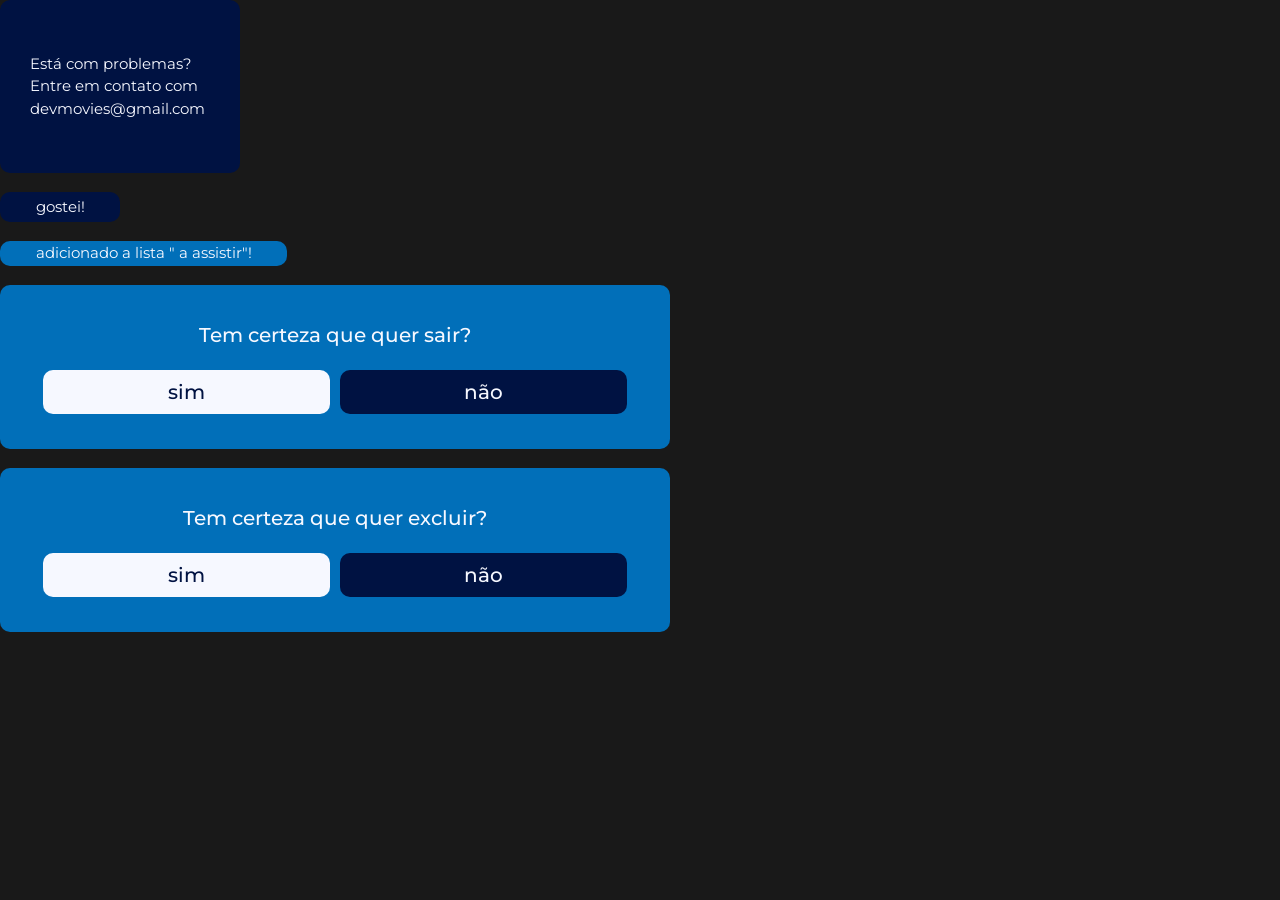
<file: Entrega 01/src/components/popups.html>
<!DOCTYPE html>
<html lang="en">
<head>
    <meta charset="UTF-8">
    <meta http-equiv="X-UA-Compatible" content="IE=edge">
    <meta name="viewport" content="width=device-width, initial-scale=1.0">
    <link rel="stylesheet" href="global.css">
    <link rel="stylesheet" href="popups.css">

    <link href="https://fonts.googleapis.com/css?family=Montserrat&display=swap" rel="stylesheet">
    <link href="https://fonts.googleapis.com/css?family=Inter&display=swap" rel="stylesheet">
    <link rel="stylesheet" href="https://fonts.googleapis.com/css?family=Montserrat:100,100i,200,200i,300,300i,400,400i,500,500i,600,600i,700,700i,800,800i,900,900i&display=swap">
    <title>Document</title>
</head>


<div class="pop ajuda">
    <h4>Está com problemas? Entre em contato com devmovies@gmail.com</h4>
</div>
<br/>
<div class="pop btn_categoria">
    <h5>gostei!</h5>
</div>
<br/>
<div class="pop feedback">
    <h5>adicionado a lista <span id="lista">" <span>a assistir</span>"</span>!</h5>
</div>
<br/>
<div class="pop pag sair">
    <h2>Tem certeza que quer sair?</h2>
    <div class="l2">
        <button class="btn_secundario">sim</button>
        <button class="btn_secundario">não</button>
    </div>
</div>
<br/>
<div class="pop pag excluir">
    <h2>Tem certeza que quer excluir?</h2>
    <div class="l2">
        <button class="btn_secundario">sim</button>
        <button class="btn_secundario">não</button>
    </div>
</div>
</file>
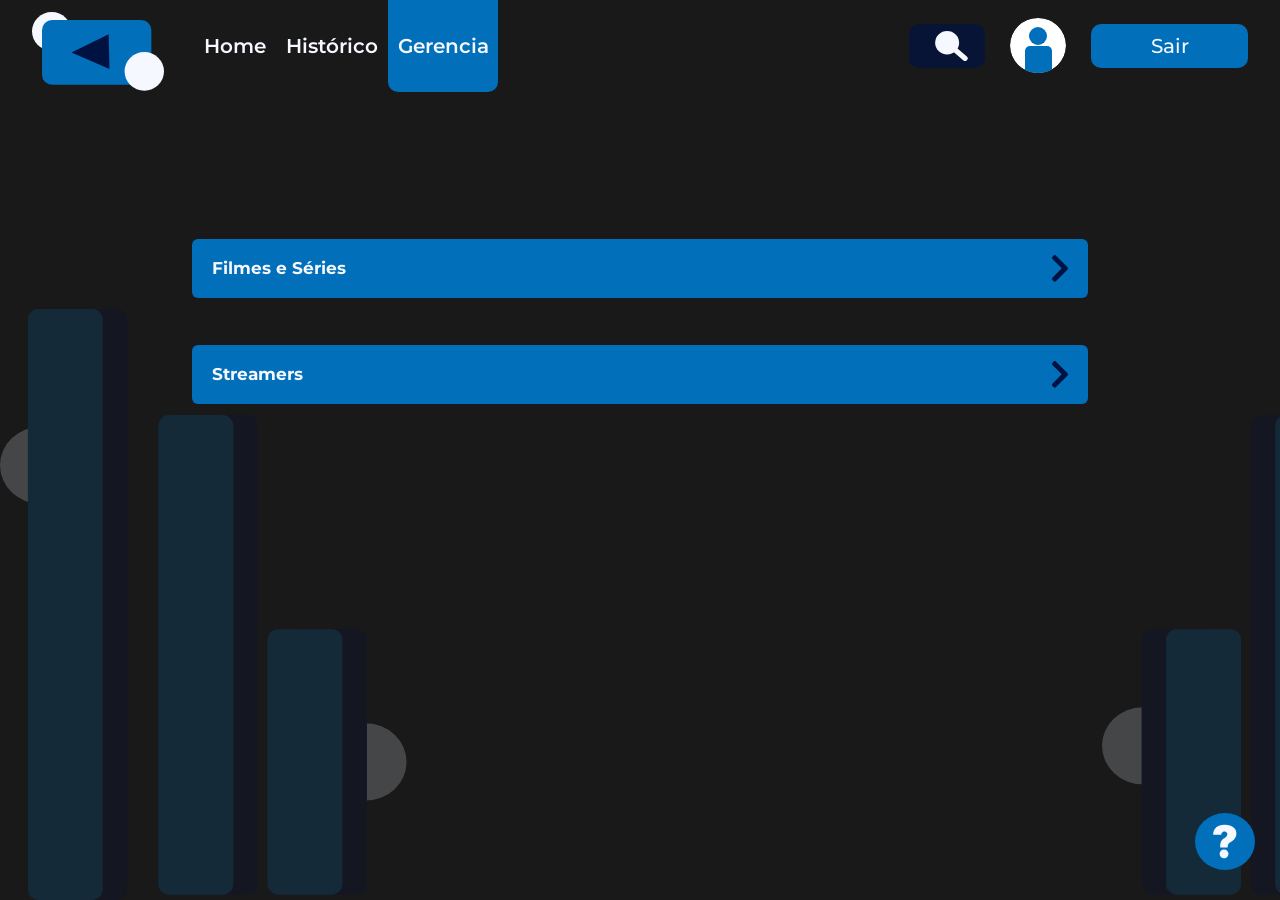
<file: Entrega 01/src/pages/gerencia2.html>
<!DOCTYPE html>
< lang="en">

  <head>
    <meta charset="UTF-8">
    <meta http-equiv="X-UA-Compatible" content="IE=edge">
    <meta name="viewport" content="width=device-width, initial-scale=1.0">

    <!-- css -->
    <link rel="stylesheet" href="../components/gerencia.css">
    <link rel="stylesheet" href="./styles/paginas.css">
    <link rel="stylesheet" href="../components/gerenciagg.css">
    <link rel="stylesheet" href="../components/historico.css">

    <!-- fonts -->
    <link href="https://fonts.googleapis.com/css?family=Montserrat&display=swap" rel="stylesheet">
    <link href="https://fonts.googleapis.com/css?family=Inter&display=swap" rel="stylesheet">
    <link rel="stylesheet"
      href="https://fonts.googleapis.com/css?family=Montserrat:100,100i,200,200i,300,300i,400,400i,500,500i,600,600i,700,700i,800,800i,900,900i&display=swap">

    <title>Gerencia</title>
  </head>

  <body id="padrao">
    <img id="background" src="../assets/fundo/barrasverticais.svg" alt="">

    <header class="hd2">
      <div class="l1">
        <img src="../assets/logo.svg" alt="DevMovies" class="logo">
        <nav>
          <li><a navopcoes href="./home.html">Home</a></li>
          <li><a navopcoes href="./historico.html">Histórico</a></li>
          <li><a navopcoes href="./gerencia.html">Gerencia</a></li>
        </nav>

      </div>

      <div class="l2">
        <form class="form_pesquisa">
          <label for="pesquisa">
            <img src="../assets/lupa.svg" alt="barra de pesquisa">
          </label>
          <input type="search" id="pesquisa" name="pesquisa" autocomplete="off">
        </form>


        <img src="../assets/perfil.svg" alt="perfil do usuário" class="perfil">

        <div class="menu">
          <img class="menu_icon" src="../assets/menu.svg" alt="menu">
        </div>
        <button class="btn_primario">Sair</button>
      </div>
      </div>

      <div id="menu_ham">
        <nav>
          <li><a href="#">Home</a></li>
          <li><a href="#">Histórico</a></li>
          <li style="display: none"><a href="#">Gerencia</a></li>
          <li><a href="#">Sair</a></li>
        </nav>
      </div>
    </header>

    <section class="campoGerencia">
      <div class="dropdown">

        <div id="campoFilme">
          <h5>Filmes e Séries</h5>
          <img class="seta" src="../assets/arrow.svg" alt="seta">
        </div>

        <form id="cadastro_midia" action="">

          <article class="c1">
            <div>
              <label for="nomemidia">nome</label>
              <input type="text" name="nomemidia" id="nomemidia">
            </div>
            <div>
              <label for="ano">ano</label>
              <input type="text" name="ano" id="ano">
            </div>
          </article>

          <article class="c2">
            <aside>
              <div>
                <label for="descricao">descricao</label>
                <textarea id="descricao" rows="4" cols="50"></textarea>
              </div>

              <div>
                <label for="genero">genero</label>
                <input type="text" name="genero" id="genero">
              </div>
            </aside>


            <div class="preview">
              <label for="imgcapa">capa</label>
              <div class="preview_img">
                <input type="file" name="imgcapa" id="imgcapa">
                <img src="../assets/camera.svg" alt="clique para adicionar capa" class="camera">
              </div>
            </div>

          </article>

          <article class="c3">
            <div>
              <label for="elenco">elenco</label>
              <input type="text" name="elenco" id="elenco">
            </div>


            <div>
              <label for="streamer">streamer</label>
              <select name="streamer" id="streamer">
                <option value="Netflix">Netflix</option>
                <option value="Amazon Prime">Amazon Prime</option>
                <option value="Disney+">Disney+</option>
                <option value="GloboPlay">GloboPlay</option>
              </select>
            </div>

          </article>

          <button class="btn_secundario" type="submit">Cadastrar mídia</button>
        </form>
      </div>

      <div class="dropdown">
        <div id="campoStreamer">
          <h5>Streamers</h5>
          <img class="seta" src="../assets/arrow.svg" alt="seta">
        </div>

        <form id="cadastro_streamer" action="">
          <label for="nomestreamer">nome</label>
          <input type="text" name="nomestreamer" id="nomestreamer">
          <label for="link">link</label>
          <input type="text" name="link" id="link">

          <button class="btn_secundario" type="submit">Cadastrar Streamer</button>
        </form>

      </div>
    </section>


    <button class="btn_ajuda">
      <img src="../assets/interrogacao.svg" alt="botao de ajuda">
    </button>

  </body>
  <script src="./gerencia.js"></script>

  </html>
</file>
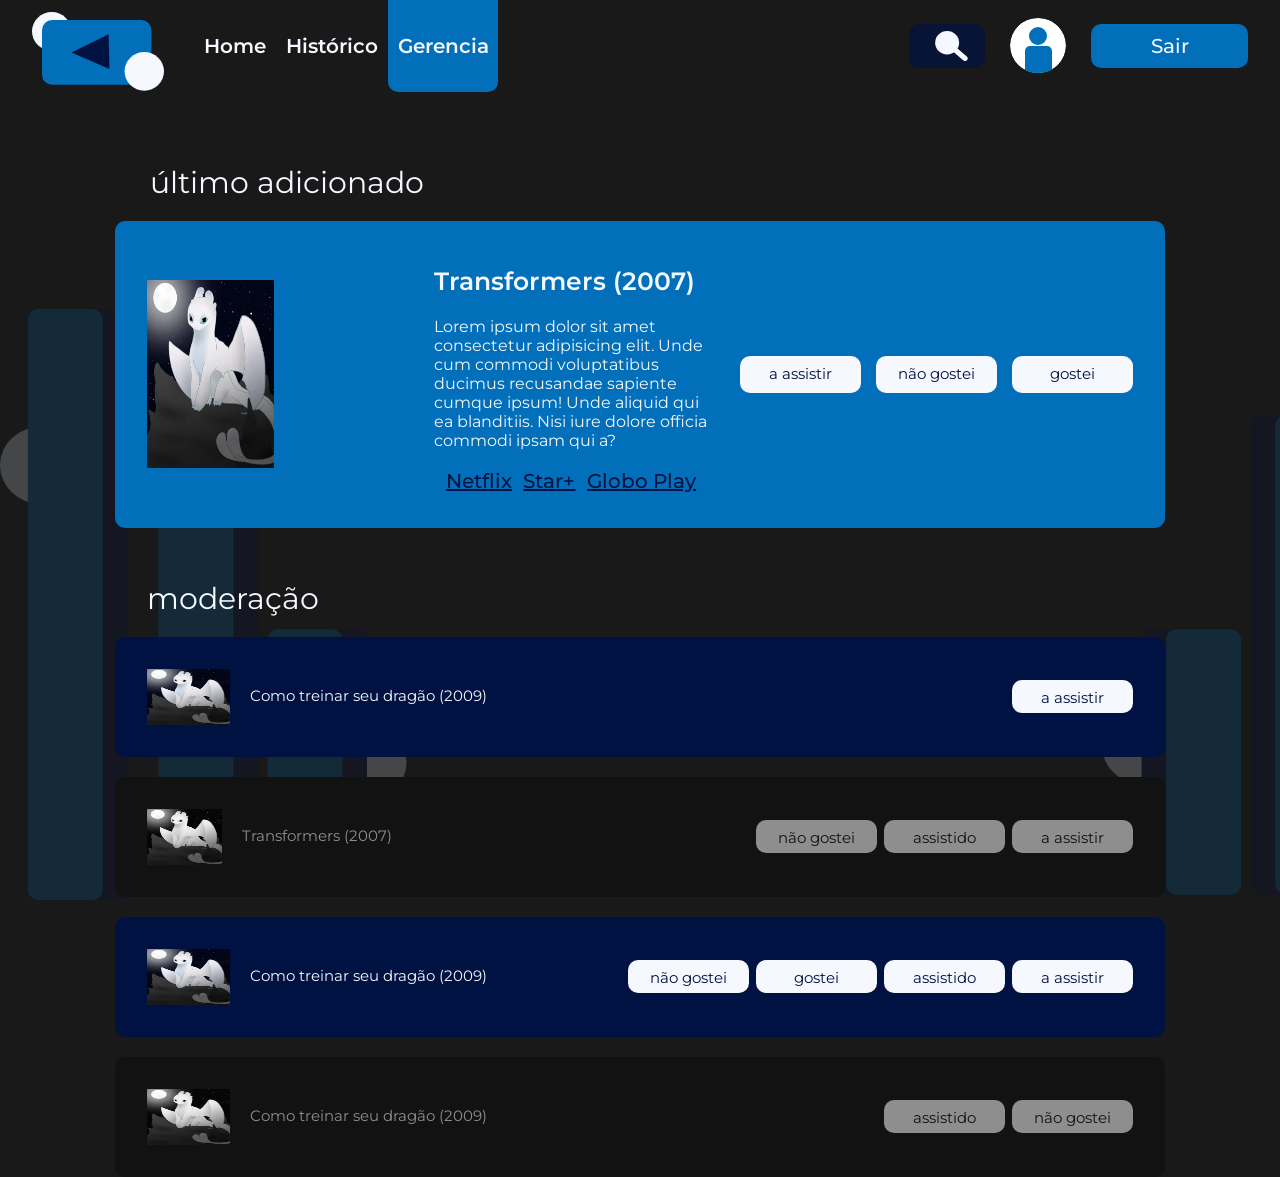
<file: Entrega 01/src/pages/historico.html>
<!DOCTYPE html>
<html lang="en">
<head>
    <meta charset="UTF-8">
    <meta http-equiv="X-UA-Compatible" content="IE=edge">
    <meta name="viewport" content="width=device-width, initial-scale=1.0">
    
    <!-- css -->
    <link rel="stylesheet" href="./styles/paginas.css">
    <link rel="stylesheet" href="../components/global.css">
    <link rel="stylesheet" href="../components/historico.css">
    <!-- fonts -->
    <link href="https://fonts.googleapis.com/css?family=Montserrat&display=swap" rel="stylesheet">
    <link href="https://fonts.googleapis.com/css?family=Inter&display=swap" rel="stylesheet">
    <link rel="stylesheet" href="https://fonts.googleapis.com/css?family=Montserrat:100,100i,200,200i,300,300i,400,400i,500,500i,600,600i,700,700i,800,800i,900,900i&display=swap">
    
    <title>Pesquisa</title>
</head>
<body id="padrao">

    <img id="background" src="../assets/fundo/barrasverticais.svg" alt="">

    <header class="hd2">
        <div class="l1">
            <img src="../assets/logo.svg" alt="DevMovies" class="logo">
            <nav >
                <li><a navopcoes href="./home.html">Home</a></li>
                <li><a navopcoes href="./historico.html">Histórico</a></li>
                <li><a navopcoes href="./gerencia/html">Gerencia</a></li>
            </nav>
            
        </div>

        <div class="l2">
            <form class="form_pesquisa">
                <label for="pesquisa">
                    <img src="../assets/lupa.svg" alt="barra de pesquisa">
                </label>
                <input type="search" id="pesquisa" name="pesquisa" autocomplete="off">
              </form>


              <img src="../assets/perfil.svg" alt="perfil do usuário" class="perfil">

              <div class="menu">
                <img class="menu_icon" src="../assets/menu.svg" alt="menu">
                </div>
                <button class="btn_primario">Sair</button>
              </div>
        </div>

        <div id="menu_ham">
            <nav>
            <li><a href="#">Home</a></li>
            <li><a href="#">Histórico</a></li>
            <li style="display: none"><a href="#">Gerencia</a></li>
            <li><a href="#">Sair</a></li>
            </nav>
        </div>
      </header>



     <section class="c1">
        <div class="titulo">último adicionado</div>
        <div class="ultimoadd">

            <img src="../assets/capateste.jpg" alt="" class="capa">
            <div class="conteudo">
                <h3 class="nome">Transformers <span class="ano">(<span id="ano">2007</span>)</span></h3>
                <p class="descricao">
                    Lorem ipsum dolor sit amet consectetur adipisicing elit. Unde cum commodi voluptatibus ducimus recusandae sapiente cumque ipsum! Unde aliquid qui ea blanditiis. Nisi iure dolore officia commodi ipsam qui a?
                </p>
                <ul class="streamers">
                    <li class="a">Netflix</li>
                    <li class="a">Star+</li>
                    <li class="a">Globo Play</li>
                </ul>
            </div>
    
    
        <div class="tags">
            <div class="btn_terciario">gostei</div>
            <div class="btn_terciario">não gostei</div>
            <div class="btn_terciario">a assistir</div>
        </div>
    </div>
     </section>

    <section class="c2">
        <div class="titulo">moderação</div>
    <div class="moderacao">
        <div class="mod_add">
            <div class="l1">
                <img src="../assets/capateste.jpg" alt="" class="capa">
                <h3 class="nome"> Como treinar seu dragão  <span>(<span class="ano">2009</span>)</h3>
            </div>
            <div class="tags">
                <div class="btn_terciario">a assistir</div>
            </div>
        </div>
        <div class="mod_remov">
            <div class="l1">
                <img src="../assets/capateste.jpg" alt="" class="capa">
                <h3 class="nome">Transformers <span>(<span class="ano">2007</span>)</h3>
            </div>
            <div class="tags">
                <div class="btn_terciario">não gostei</div>
                <div class="btn_terciario">assistido</div>
                <div class="btn_terciario">a assistir</div>
            </div>
        </div>

        <div class="mod_add">
            <div class="l1">
                <img src="../assets/capateste.jpg" alt="" class="capa">
                <h3 class="nome"> Como treinar seu dragão  <span>(<span class="ano">2009</span>)</h3>
            </div>
            <div class="tags">
                <div class="btn_terciario">não gostei</div>
                <div class="btn_terciario">gostei</div>
                <div class="btn_terciario">assistido</div>
                <div class="btn_terciario">a assistir</div>
            </div>
        </div>

        <div class="mod_remov">
            <div class="l1">
                <img src="../assets/capateste.jpg" alt="" class="capa">
                <h3 class="nome"> Como treinar seu dragão  <span>(<span class="ano">2009</span>)</h3>
            </div>
            <div class="tags">
                <div class="btn_terciario">assistido</div>
                <div class="btn_terciario">não gostei</div>
            </div>
        </div>


        </div>

    </div>
</section>


</body>
</html>
</file>
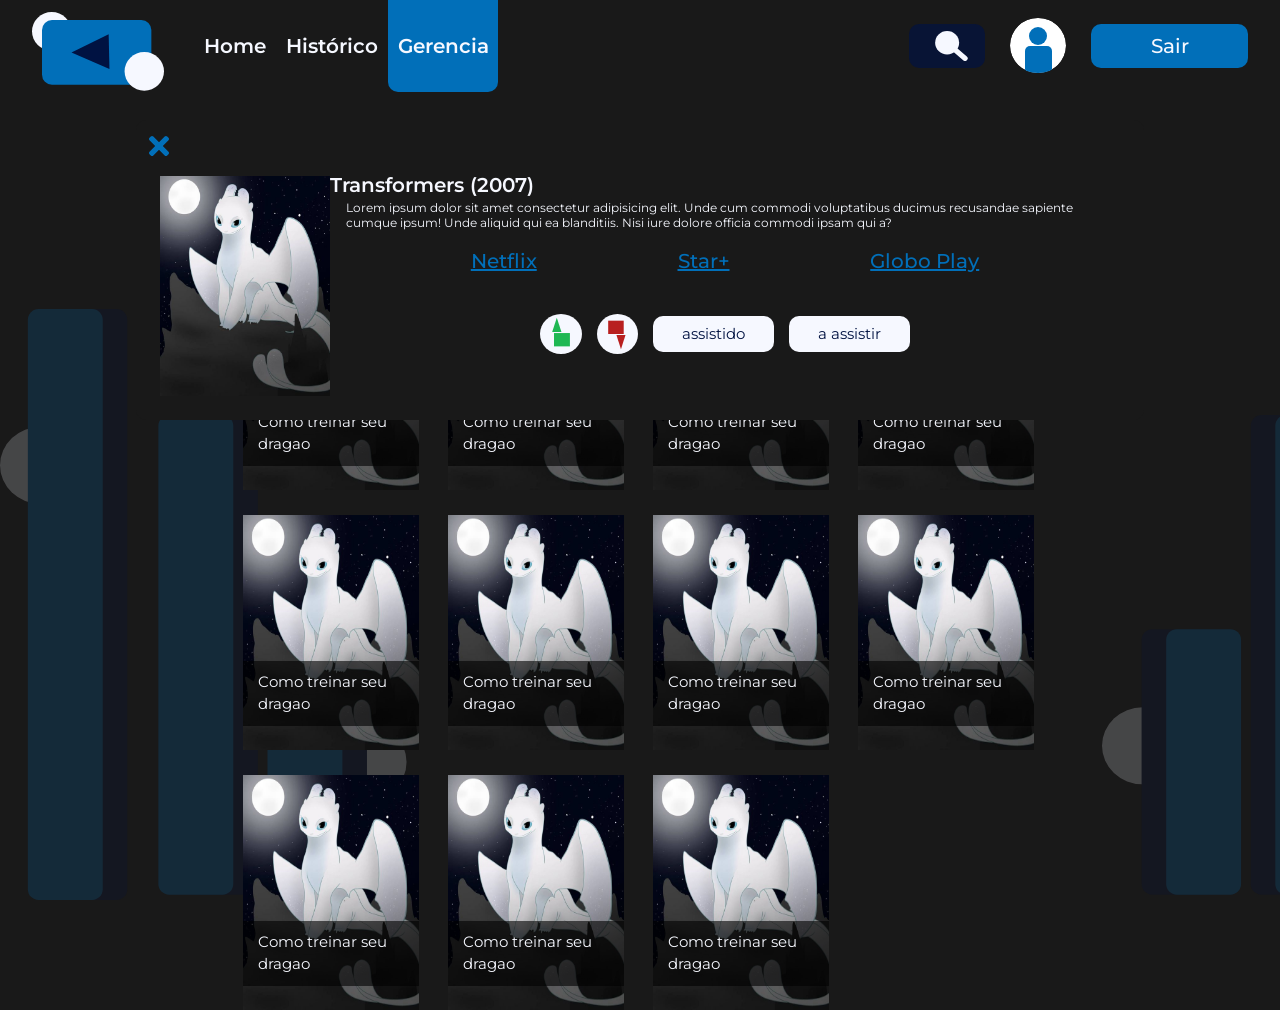
<file: Entrega 01/src/pages/home.html>
<!DOCTYPE html>
<html lang="en">
<head>
    <meta charset="UTF-8">
    <meta http-equiv="X-UA-Compatible" content="IE=edge">
    <meta name="viewport" content="width=device-width, initial-scale=1.0">
    
    <!-- css -->
    <link rel="stylesheet" href="./styles/paginas.css">
    <link rel="stylesheet" href="../components/categorias.css">
    <link rel="stylesheet" href="../components/global.css">
    <link rel="stylesheet" href="../components/midiainfo.css">
    <link rel="stylesheet" href="../components/midia.css">
    <!-- fonts -->
    <link href="https://fonts.googleapis.com/css?family=Montserrat&display=swap" rel="stylesheet">
    <link href="https://fonts.googleapis.com/css?family=Inter&display=swap" rel="stylesheet">
    <link rel="stylesheet" href="https://fonts.googleapis.com/css?family=Montserrat:100,100i,200,200i,300,300i,400,400i,500,500i,600,600i,700,700i,800,800i,900,900i&display=swap">
    
    <title>Pesquisa</title>
</head>

<body id="padrao">
    <img id="background" src="../assets/fundo/barrasverticais.svg" alt="">

    <header class="hd2">
        <div class="l1">
            <img src="../assets/logo.svg" alt="DevMovies" class="logo">
            <nav >
                <li><a navopcoes href="./home.html">Home</a></li>
                <li><a navopcoes href="./historico.html">Histórico</a></li>
                <li><a navopcoes href="./gerencia.html">Gerencia</a></li>
            </nav>
            
        </div>

        <div class="l2">
            <form class="form_pesquisa">
                <label for="pesquisa">
                    <img src="../assets/lupa.svg" alt="barra de pesquisa">
                </label>
                <input type="search" id="pesquisa" name="pesquisa" autocomplete="off">
              </form>


              <img src="../assets/perfil.svg" alt="perfil do usuário" class="perfil">

              <div class="menu">
                <img class="menu_icon" src="../assets/menu.svg" alt="menu">
                </div>
                <button class="btn_primario">Sair</button>
              </div>
        </div>

        <div id="menu_ham">
            <nav>
            <li><a href="./home.html">Home</a></li>
            <li><a href="./historico.html">Histórico</a></li>
            <li style="display: none"><a href="./gerencia.html">Gerencia</a></li>
            <li><a href="#">Sair</a></li>
            </nav>
        </div>
      </header>

      <main>
        <section class="conteudopagina">
            <div class="categoria">
                <div class="tags">
                    <button class="btn_terciario">a assistir <span class="excluir" > <img excluircat src="../assets/excluir.svg" alt="excluir categoria"></span> </button>
                    <button class="btn_terciario">gostei <span class="excluir" > <img excluircat src="../assets/excluir.svg" alt="excluir categoria"></span> </button>
                    <button class="btn_terciario">não gostei <span class="excluir" > <img excluircat src="../assets/excluir.svg" alt="excluir categoria"></span> </button>
                    <button class="btn_terciario">assistido <span class="excluir" > <img excluircat src="../assets/excluir.svg" alt="excluir categoria"></span> </button>
                </div>
    
                <div class="menu">
                    <img class="menu_icon" src="../assets/menu.svg" alt="menu">
                    </div>
            
                    <div class="cat_menu_ham">
                        <nav>
                        <li  class="btn_opcoesmenu">A assistir</li>
                        <li  class="btn_opcoesmenu">Assistido</li>
                        <li  class="btn_opcoesmenu">Não gostei</li>
                        <li  class="btn_opcoesmenu">Gostei</li>
                        </nav>
                    </div>
            </div>
    
    
            <div class="midias">
                <div class="midia_box">
                    <img src="../assets/capateste.jpg" alt="" class="capa">
                    <div class="nome">Como treinar seu dragao</div>
                </div>
                <div class="midia_box">
                    <img src="../assets/capateste.jpg" alt="" class="capa">
                    <div class="nome">Como treinar seu dragao</div>
                </div>
                <div class="midia_box">
                    <img src="../assets/capateste.jpg" alt="" class="capa">
                    <div class="nome">Como treinar seu dragao</div>
                </div>
                <div class="midia_box">
                    <img src="../assets/capateste.jpg" alt="" class="capa">
                    <div class="nome">Como treinar seu dragao</div>
                </div>
                <div class="midia_box">
                    <img src="../assets/capateste.jpg" alt="" class="capa">
                    <div class="nome">Como treinar seu dragao</div>
                </div>
                <div class="midia_box">
                    <img src="../assets/capateste.jpg" alt="" class="capa">
                    <div class="nome">Como treinar seu dragao</div>
                </div>
                <div class="midia_box">
                    <img src="../assets/capateste.jpg" alt="" class="capa">
                    <div class="nome">Como treinar seu dragao</div>
                </div>
                <div class="midia_box">
                    <img src="../assets/capateste.jpg" alt="" class="capa">
                    <div class="nome">Como treinar seu dragao</div>
                </div>
                <div class="midia_box">
                    <img src="../assets/capateste.jpg" alt="" class="capa">
                    <div class="nome">Como treinar seu dragao</div>
                </div>
                <div class="midia_box">
                    <img src="../assets/capateste.jpg" alt="" class="capa">
                    <div class="nome">Como treinar seu dragao</div>
                </div>
                <div class="midia_box">
                    <img src="../assets/capateste.jpg" alt="" class="capa">
                    <div class="nome">Como treinar seu dragao</div>
                </div>
            </div>
    
        </section>


        <div class="box_midiainfo">   
            <div class="background_midiainfo">
                <div class="azulclaro"></div>
                <div class="azulescuro"></div>
            </div>
            <div class="conteudo">
    
                <img src="../assets/excluirazul.svg" alt="fechar tela" class="fechar">
    
                    <div class="l1">
                        <img src="../assets/capateste.jpg" alt="capa da midia" class="capa_dois">
                    </div>
    
                    <!-- l2 é o mesmo que tem em historico. o que muda é a posição do nome/capa -->
                    <div class="l2">
                        <h3 class="nome">Transformers <span class="ano">(<span id="ano">2007</span>)</span></h3>
                        <p class="descricao">
                            Lorem ipsum dolor sit amet consectetur adipisicing elit. Unde cum commodi voluptatibus ducimus recusandae sapiente cumque ipsum! Unde aliquid qui ea blanditiis. Nisi iure dolore officia commodi ipsam qui a?
                        </p>
    
                        <ul class="streamers">
                            <li class="a">Netflix</li>
                            <li class="a">Star+</li>
                            <li class="a">Globo Play</li>
                        </ul>
    
                        <div class="avaliacoes">
                            <img id="like" src="../assets/like.svg" alt="gostei" class="reacao">
                            <img id="dislike" src="../assets/dislike.svg" alt="não gostei" class="reacao">
                            <div class="btn_terciario um">assistido</div>
                            <div class="btn_terciario um">a assistir</div>
                        </div>
                    </div>
            </div>
        </div>

      </main>
</body>
    <script src="./home.js"></script>
</html>
</file>
<file: Entrega 01/src/components/global.css>
*{
    padding: 0;
    margin: 0;
    box-sizing: content-box;
    font-family: 'Montserrat', sans-serif;

}



:root {
    --azulclaro: #016fb9;
    --azulescuro: #001242;
    --azulescurosessenta: #001242b1;
    --azulsessenta: #016fb9a3;

    --branco: #f6f8ff;
    --cinza:   #8e8e8e;
    --brancosessenta: #f6f8ffb1;
    --background: #191919; 

    --radius: 10px;
    --opacity: 60%;
    --font1 : 400 40px/1.5 montserrat;
    --font2: 400 30px/1.5 montserrat;
    --font3: 600 25px/1.5 montserrat;
    --font4: 500 20px/1.5 montserrat;
    --font5: 400 15px/1.5 montserrat;

    --font12: 400 25px/1.5 montserrat;
    --font32: 600 20px/1.5 montserrat;
    --font42: 400 15px/1.5 montserrat;
    --font52: 500 12px "Montserrat";
}

html {
    background-color: var(--background);
}


.btn_primario {
    display: flex;
    justify-content: center;
    width: 157px;
    /* max-height: 30px; */
    padding: 7px 0 7px 0;

    background-color: var(--azulclaro);
    color: var(--branco);
    font: var(--font4);
    
    border-radius: var(--radius);
    border: none;
}

.btn_primario:hover, .btn_primario:focus {
    background-color: var(--azulsessenta);
}


.btn_secundario {
    display: flex;
    justify-content: center;
    width: 287px;
    padding: 7px 0 7px 0;

    background-color: var(--branco);
    color: var(--azulescuro);
    font: var(--font4);
    
    border-radius: var(--radius);
    border: none;
}

.btn_secundario:hover, .btn_secundario:focus{
    background-color: var(--brancosessenta);
}


.btn_terciario {
    display: flex;
    justify-content: center;
    padding: 7px 0 7px 0;

    font: var(--font5);
    width: 121px;

    border-radius: var(--radius);
    border: none;

}

.btn_terciario.um {
    background-color: var(--branco);
    color: var(--azulescuro);
}

.btn_terciario.um:hover, .btn_terciario.um:focus {
    background-color: var(--brancosessenta);
    cursor: pointer;
    /* on click : background-color : var(--azulescuro)*/
}

.btn_terciario.dois {
    background-color: var(--azulclaro);
    color: var(--branco);
}

.btn_terciario.dois:hover, .btn_terciario.dois:focus {
    background-color: var(--azulsessenta);
    cursor: pointer;
}

.btn_opcoesmenu {
    display: flex;
    justify-content: center;
    padding: 7px 0 7px 0;

    background-color: transparent;
    color: var(--branco);
    font: var(--font4);

    border: none;
}
.btn_opcoesmenu:hover, .btn_opcoesmenu:focus {
    color: var(--brancosessenta);
}

.btn_ajuda {
    display: flex;
    justify-content: center;
    align-items: center;
    width: 60px;
    height: 57px;

    background-color: var(--azulclaro);
    border-radius: 50%;
    border: none;
}
.btn_ajuda img {
    size: 27px 54px;
}

.btn_ajuda:hover, .btn_ajuda:active, .btn_ajuda:focus {
    background-color: var(--azulsessenta);
}

.form_pesquisa {
    display: flex;
    align-items: center;
    position: relative;

    width: 76px;
    height: 44px;

    background-color: var(--azulescurosessenta);
    border-radius: var(--radius);
    transition: width 1s ease-in-out;
}

.form_pesquisa:focus, .form_pesquisa:hover, .form_pesquisa:active {
    width: 479px;
}
.form_pesquisa img {
    width: 33px;
    height: 30px;

    right: 17px;
    position: absolute;
    top: 7px;
}

.form_pesquisa input[type="search"] {

    -webkit-appearance: none;
    -moz-appearance: none;
    appearance: none;
    border: none;
    outline: none;
    background: none;
    font-family: inherit;
    font-size: inherit;
    padding: 0 0 0 15px;
    margin: 0;

    color: var(--branco);
    width: 400px;

}

@media (max-width: 600px) {
    .btn_primario {
        width: 97px;   
        font: var(--font42);
        max-height: 27px;
    }

    .btn_secundario {
        width: 176px;
        font: var(--font42);
    }
    
    .btn_opcoesmenu {
        font: var(--font42)
    }

    .btn_terciario {
        width: 80px;
        font: var(--font52);
    }

    .btn_ajuda {
        width: 50px;
        height: 47px;
    }

    .btn_ajuda img {
        width: 20px;
        height: 40px;
    }


    .form_pesquisa {
        width: 50px;
        height: 35px;
    }

    .form_pesquisa:focus, .form_pesquisa:hover, .form_pesquisa:active {
    width: 211px;
}
/* quando o form_pesquisa abrir, o perfil e menu somem e deixa espaço apenas para a lupa */

    .form_pesquisa img {
        width: 21px;
        height: 19px;
        right: 12px;
    }

    .form_pesquisa input[type="search"] {
        font: --font;
    }
}


header {
    display: flex;
    justify-content: space-between;
    align-items: center;
    width: 100vw;
    position: relative;
}

header h1 {
    color: var(--branco);
}

header nav {
    display: flex;
    gap: 20px;
    font: var(--font32);
}

header nav li a {
    color: var(--branco);
    text-decoration: none;
}

header nav li {
    list-style: none;
}

header.hd1 .btn_primario{
   max-height: 30px;
}

 .hd1 .l1 {
    display: flex;
    flex-direction: row;
    justify-content: space-between;
    align-items: center;
    width: 59%;
}


.hd2 .l1,.hd2 .l2 {
    display: flex;
    align-items: center;
}

.hd2 .l1 {
    width: 35%;
    justify-content: space-between;
}

.hd2 .l1 nav {
    margin-left: 2.5rem;
}

.hd2 .l1 nav li a:hover,  .hd2 .l1 nav li:last-child  a:focus,  .hd2 .l1 nav li:last-child a:active {
    color: var(--azulclaro);
}

.hd2 .l1 nav li:last-child a:hover,  .hd2 .l1 nav li:last-child a:focus,  .hd2 .l1 nav li:active {
   color: var(--azulescuro);
}
.hd2 .l1 nav li:last-child {
    position: relative;
    z-index: 1;

    
/* adicionar condição para aparecer apoenas pro adm */
}

.hd2 .l1 .logo {
    padding-top: 12px;
}
.hd2 .l1 nav li:last-child::before {
    content: "";
    position: absolute;
    background-color: #016fb9;
    padding: 0.6rem;
    top: -38px;
    left: -0.6rem;
    width: 90px;
    height: 80px;
    border-radius: 0 0 var(--radius) var(--radius);
    z-index: -1;

}
.hd2 .l2 {
    justify-content: flex-end;

    gap: 25px;
    width: 65%;
}

.hd2 .l2 .menu {
    display: none;
}

#menu_ham {
    display: none;
    padding: 20px;
    background-color: var(--azulescuro); 

    position: absolute;
    top: 4rem;
    right: 0.5rem;

    width: 100px;
    z-index: 9999;
    border-radius: var(--radius);

}
#menu_ham nav {
    flex-direction: column;
}

#menu_ham nav li:hover, 
#menu_ham nav li:focus, 
#menu_ham nav li:active {
    opacity: var(--opacity);
}
@media  (max-width: 1200px) {
    
    
    .hd1 .l1 {
        align-items: flex-start;
        flex-direction: column;
    }


    .logo {
        width: 72px;
        height: 42px;
    }

    h1 {
        font: var(--font32);
    }

    .hd2 {
        padding: 10px 0;
    }

    
    .hd2 .l1 nav {
        display: none;
    }

    .hd2 .l1 {
        width: 20%;
    }

    .hd2 .l2 {
        width: 70%;
        padding-right: 10px;
    }
    .hd2 .l2 .perfil {
        width: 38px;
        height: 38px;
    }
    .hd2 .l2 .menu {
        width: 8px;
        height: 22px;
    }

    .hd2 .btn_primario {
        display: none;
    }
    

    .hd2 .l2 .menu {
    display: flex;
}
    /* o menu_ham é exibido quando clica no menu. O icone do menu gira 90%*/
}
</file>
<file: Entrega 01/src/components/popups.css>
.pop {
    display: flex;
    justify-content: center;
    align-items: center;
    color: var(--branco);
    border-radius: var(--radius);
}

.ajuda {
    background-color: var(--azulescuro);
    width: 224px;
    height: 157px;
    padding: 0.5rem;

}

.ajuda h4 {
    width: 80%;
    font: var(--font5);
}

.btn_categoria {
    background-color: var(--azulescuro);
    width: 120px;
    height: 30px;
}

.btn_categoria h5 {
    font: var(--font42);
}

.feedback {
    background-color: var(--azulclaro);
    width: 287px;
    height: 25px;
}

.feedback  h5 {
    font: var(--font42);
}

.pop.pag {
    max-width: 670px;
    padding: 35px 0;
    color: var(--branco);
   
    flex-direction: column;
    background-color: var(--azulclaro);
    gap: 20px;

}

.pop.pag h2 {
    font: var(--font4);
}
.pop.pag .l2 {
    display: flex;
    gap: 10px;
}

.pop.pag .l2 .btn_secundario:last-child {
    background-color: var(--azulescuro);
    color: var(--branco);
}

.pop.pag .l2 .btn_secundario:last-child:hover,
.pop.pag .l2 .btn_secundario:last-child:focus,
.pop.pag .l2 .btn_secundario:last-child:active {
    background-color: var(--azulescurosessenta);
}


@media (max-width: 600px){
    .pop.pag {
        max-width: 420px;
    }
}
</file>
<file: Entrega 01/src/components/gerencia.css>
.campoGerencia{
    display: flex;
    flex-direction: column;
    margin-top: 200px;
    width: 70%;
    border: none;

    position: relative;
}

section {
    padding-bottom: 20rem;
}


#campoFilme, #campoStreamer {
    display: flex;
    align-items: center;
    justify-content: space-between;

    background: var(--azulclaro);
    color: var(--branco);
    border-radius: 6px;
    height: 45px;

    font: var(--font4);

    padding: 7px 20px;
    margin:  20px 0;
}


#cadastro_midia article {
    margin: 0;
    padding: 0;
}

#campoFilme img, #campoStreamer img {
    width: 16px;
}

#campoStreamer {
    margin-top: 3%;
}

.seta {
    transform: rotate(0deg);
    transition: transform 400ms ease-in-out;
}

.seta.animate {
  transform: rotate(90deg);
}

#imgFundo{  
    opacity: 25%;
    margin-left: 70px;
    height: 400px;
}

form {
    display: none;
    flex-direction: column;

    transition: max-height 1s ease;
}


form label {
    color: var(--branco);
    margin-left: 15px;
    margin-top: 13px;
}

.c1, .c2, .c3 {
    display: flex;
    flex-direction: column;
}

.c1 > div, .c2 > div, .c3 > div {
    display: flex;
    flex-direction: column;
}

.c2 aside div {
    display: flex;
    flex-direction: column;
}

form #descricao {
    height: 180px;
}

form input, form select, form textarea {
    all: unset;
    height: 30px;
    border-radius: 8px;
    background-color: var(--azulsessenta);
    text-indent: 20px;
    color: var(--branco);
    padding: 15px 0;
}

form textarea {
    word-wrap: break-word;
    overflow-wrap: break-word;
    white-space: pre-wrap;
    padding: 10px 20px;
    text-indent: 0px;
 }

form select {
    align-items: center;

}


.preview {
    display: flex;
    flex-direction: column;
    justify-content: center;
    margin-top: 10px;
    position: relative;
    align-self: center;
}

.preview .preview_img {
    z-index: 1;
    background-color: var(--azulsessenta);

    --ph: 215px;
    --pw: 155px;

    height: var(--ph);
    width: var(--pw);

    position: relative;
    border-radius: 10px;
}

.preview input {
    opacity: 0;
    height: var(--ph);
    width: var(--pw);

    position: relative;
}

.preview .camera {
    position: absolute;
    top: 32%;
    left: 26%;
}


form button {
    all: unset;
    margin: 32px;
    align-self: center;
    margin-bottom: 83px;
}

#campoFilme + form {
    transition: opacity 1s ease-in;
}



@media (min-width: 700px)  {
    .c1 {
        display: grid;
        grid-template-columns: 70% 25%;
        gap: 20px;
    }

    .c2 {
        display: grid;
        gap: 40px;
        grid-template-columns: 62% 30%;

    }

    .preview {
        top: -0.7rem;
        align-items: flex-end;
    }

    .preview label {
        padding-right: 7.5rem;
    }

    .preview .preview_img  {
        height: calc(var(--ph) + 90px);
        width: calc(var(--pw) + 30px);
        align-items: flex-end;

    }

    .preview .camera {
        top: 37%;
        left: 30%;
    }

    .c3 {
        display: grid;
        grid-template-columns: 70% 25%;
        gap: 20px;
    }

}
</file>
<file: Entrega 01/src/pages/styles/paginas.css>
body {
    display: flex;
    flex-direction: column;
    align-items: center;
    width: 100vw;
    height: 100vh;

}
#background {
    display: block;
    position: fixed;
    bottom: 0;
    left: 0;
    min-width: 1500px;
    width: 100vw;
    overflow: hidden;
    z-index: -1;
}


#padrao header {
    position: fixed;
    z-index: 999;
    background-color: var(--background);
    top: 0;
    max-width: 95vw;
}

#padrao main {
    margin-top: 10rem;
}
</file>
<file: Entrega 01/src/components/gerenciagg.css>
*{
    padding: 0;
    margin: 0;
    box-sizing: content-box;
    font-family: 'Montserrat', sans-serif;

}



:root {
    --azulclaro: #016fb9;
    --azulescuro: #001242;
    --azulescurosessenta: #001242b1;
    --azulsessenta: #016fb9a3;

    --branco: #f6f8ff;
    --cinza:   #8e8e8e;
    --brancosessenta: #f6f8ffb1;
    --background: #191919; 

    --radius: 10px;
    --opacity: 60%;
    --font1 : 400 40px/1.5 montserrat;
    --font2: 400 30px/1.5 montserrat;
    --font3: 600 25px/1.5 montserrat;
    --font4: 500 20px/1.5 montserrat;
    --font5: 400 15px/1.5 montserrat;

    --font12: 400 25px/1.5 montserrat;
    --font32: 600 20px/1.5 montserrat;
    --font42: 400 15px/1.5 montserrat;
    --font52: 500 12px "Montserrat";
}

html {
    background-color: var(--background);
}


.btn_primario {
    display: flex;
    justify-content: center;
    width: 157px;
    /* max-height: 30px; */
    padding: 7px 0 7px 0;

    background-color: var(--azulclaro);
    color: var(--branco);
    font: var(--font4);
    
    border-radius: var(--radius);
    border: none;
}

.btn_primario:hover, .btn_primario:focus {
    background-color: var(--azulsessenta);
}


.btn_secundario {
    display: flex;
    justify-content: center;
    width: 287px;
    padding: 7px 0 7px 0;

    background-color: var(--branco);
    color: var(--azulescuro);
    font: var(--font4);
    
    border-radius: var(--radius);
    border: none;
}

.btn_secundario:hover, .btn_secundario:focus{
    background-color: var(--brancosessenta);
}


.btn_terciario {
    display: flex;
    justify-content: center;
    padding: 7px 0 7px 0;

    font: var(--font5);
    width: 121px;

    border-radius: var(--radius);
    border: none;

}

.btn_terciario.um {
    background-color: var(--branco);
    color: var(--azulescuro);
}

.btn_terciario.um:hover, .btn_terciario.um:focus {
    background-color: var(--brancosessenta);
    cursor: pointer;
    /* on click : background-color : var(--azulescuro)*/
}

.btn_terciario.dois {
    background-color: var(--azulclaro);
    color: var(--branco);
}

.btn_terciario.dois:hover, .btn_terciario.dois:focus {
    background-color: var(--azulsessenta);
    cursor: pointer;
}

.btn_opcoesmenu {
    display: flex;
    justify-content: center;
    padding: 7px 0 7px 0;

    background-color: transparent;
    color: var(--branco);
    font: var(--font4);

    border: none;
}
.btn_opcoesmenu:hover, .btn_opcoesmenu:focus {
    color: var(--brancosessenta);
}

.btn_ajuda {
    display: flex;
    justify-content: center;
    align-items: center;
    width: 60px;
    height: 57px;

    background-color: var(--azulclaro);
    border-radius: 50%;
    border: none;

    position: fixed;
    bottom: 30px;
    right: 25px;
}
.btn_ajuda img {
    size: 27px 54px;
}

.btn_ajuda:hover, .btn_ajuda:active, .btn_ajuda:focus {
    background-color: var(--azulsessenta);
}

.form_pesquisa {
    display: flex;
    align-items: center;
    position: relative;

    width: 76px;
    height: 44px;

    background-color: var(--azulescurosessenta);
    border-radius: var(--radius);
    transition: width 1s ease-in-out;
}

.form_pesquisa:focus, .form_pesquisa:hover, .form_pesquisa:active {
    width: 479px;
}
.form_pesquisa img {
    width: 33px;
    height: 30px;

    right: 17px;
    position: absolute;
    top: 7px;
}

.form_pesquisa input[type="search"] {

    -webkit-appearance: none;
    -moz-appearance: none;
    appearance: none;
    border: none;
    outline: none;
    background: none;
    font-family: inherit;
    font-size: inherit;
    padding: 0 0 0 15px;
    margin: 0;

    color: var(--branco);
    width: 400px;

}

@media (max-width: 600px) {
    .btn_primario {
        width: 97px;   
        font: var(--font42);
        max-height: 27px;
    }

    .btn_secundario {
        width: 176px;
        font: var(--font42);
    }
    
    .btn_opcoesmenu {
        font: var(--font42)
    }

    .btn_terciario {
        width: 80px;
        font: var(--font52);
    }

    .btn_ajuda {
        width: 50px;
        height: 47px;
    }

    .btn_ajuda img {
        width: 20px;
        height: 40px;
    }


    .form_pesquisa {
        width: 50px;
        height: 35px;
    }

    .form_pesquisa:focus, .form_pesquisa:hover, .form_pesquisa:active {
    width: 211px;
}
/* quando o form_pesquisa abrir, o perfil e menu somem e deixa espaço apenas para a lupa */

    .form_pesquisa img {
        width: 21px;
        height: 19px;
        right: 12px;
    }

    .form_pesquisa input[type="search"] {
        font: --font;
    }
}


header {
    display: flex;
    justify-content: space-between;
    align-items: center;
    width: 100vw;
    position: relative;
}

header h1 {
    color: var(--branco);
}

header nav {
    display: flex;
    gap: 20px;
    font: var(--font32);
}

header nav li a {
    color: var(--branco);
    text-decoration: none;
}

header nav li {
    list-style: none;
}

header.hd1 .btn_primario{
   max-height: 30px;
}

 .hd1 .l1 {
    display: flex;
    flex-direction: row;
    justify-content: space-between;
    align-items: center;
    width: 59%;
}


.hd2 .l1,.hd2 .l2 {
    display: flex;
    align-items: center;
}

.hd2 .l1 {
    width: 35%;
    justify-content: space-between;
}

.hd2 .l1 nav {
    margin-left: 2.5rem;
}

.hd2 .l1 nav li a:hover,  .hd2 .l1 nav li:last-child  a:focus,  .hd2 .l1 nav li:last-child a:active {
    color: var(--azulclaro);
}

.hd2 .l1 nav li:last-child a:hover,  .hd2 .l1 nav li:last-child a:focus,  .hd2 .l1 nav li:active {
   color: var(--azulescuro);
}
.hd2 .l1 nav li:last-child {
    position: relative;
    z-index: 1;

    
/* adicionar condição para aparecer apoenas pro adm */
}

.hd2 .l1 .logo {
    padding-top: 12px;
}
.hd2 .l1 nav li:last-child::before {
    content: "";
    position: absolute;
    background-color: #016fb9;
    padding: 0.6rem;
    top: -38px;
    left: -0.6rem;
    width: 90px;
    height: 80px;
    border-radius: 0 0 var(--radius) var(--radius);
    z-index: -1;

}
.hd2 .l2 {
    justify-content: flex-end;

    gap: 25px;
    width: 65%;
}

.hd2 .l2 .menu {
    display: none;
}

#menu_ham {
    display: none;
    padding: 20px;
    background-color: var(--azulescuro); 

    position: absolute;
    top: 4rem;
    right: 0.5rem;

    width: 100px;
    z-index: 9999;
    border-radius: var(--radius);

}
#menu_ham nav {
    flex-direction: column;
}

#menu_ham nav li:hover, 
#menu_ham nav li:focus, 
#menu_ham nav li:active {
    opacity: var(--opacity);
}
@media  (max-width: 1200px) {
    
    
    .hd1 .l1 {
        align-items: flex-start;
        flex-direction: column;
    }


    .logo {
        width: 72px;
        height: 42px;
    }

    h1 {
        font: var(--font32);
    }

    .hd2 {
        padding: 10px 0;
    }

    
    .hd2 .l1 nav {
        display: none;
    }

    .hd2 .l1 {
        width: 20%;
    }

    .hd2 .l2 {
        width: 70%;
        padding-right: 10px;
    }
    .hd2 .l2 .perfil {
        width: 38px;
        height: 38px;
    }
    .hd2 .l2 .menu {
        width: 8px;
        height: 22px;
    }

    .hd2 .btn_primario {
        display: none;
    }
    

    .hd2 .l2 .menu {
    display: flex;
}
    /* o menu_ham é exibido quando clica no menu. O icone do menu gira 90%*/
}
</file>
<file: Entrega 01/src/components/historico.css>
.titulo {
    color: var(--branco);
}

.c1 {
    margin-top: 10rem;
}
.c1 .titulo {
    font: var(--font2);
    margin-bottom: 1rem;
    margin-left: 2.2rem;
}

.ultimoadd {
    display: flex;
    flex-direction: column;
    align-items: center;
    gap: 2rem;
    width: 77vw;
    padding: 2rem;
    position: relative;

    border-radius: var(--radius);
    color: var(--branco);
    background-color: var(--azulclaro);
}

.ultimoadd  h3 {
    padding-top: 10px;
    font: var(--font3);
    margin-bottom: 1rem;
}


.ultimoadd .capa {
    width: 127px;
    height: 188px;
}

.ultimoadd .descricao {
    margin-bottom: 1rem;
}


.ultimoadd .btn_terciario  {
    background-color: var(--branco);
    color: var(--azulescuro);
}

.streamers {
    display: flex;
    color: var(--azulescuro);
   justify-content: space-evenly;
}

.streamers li {
    list-style: none;
    text-decoration: underline;
  font: var(--font4);

}



.ultimoadd .tags {
    display: flex;
    gap: 15px;
    flex-direction: row-reverse;

}

@media (min-width: 1000px) {
    .ultimoadd {
        flex-direction: row;
    }

    .tags {
    flex-direction: column;
    }
    .ultimoadd .capa {
        margin-right: 8rem;
    }



}



/* --------------- MODERACAO */

.moderacao {
    display: flex;
    flex-direction: column;
    width: 77vw;
    align-items: center;
    gap: 20px;
}

.c2 {
    margin-top: 3rem;
}

.c2 .titulo {
    font: var(--font2);
    margin-bottom: 1rem;
}

.moderacao img {
    width: 83px;
    height: 56px;
}

.moderacao h3 {
    font: var(--font5);
    width: 70%;
}

.moderacao .btn_terciario {
    max-height: 19px;
}

.moderacao .btn_terciario  {
    background-color: var(--branco);
    color: var(--azulescuro);
}

.moderacao .tags {
    display: flex;
    justify-content: flex-start;
    gap: 7px;
}

.mod_add .l1 , .mod_remov .l1 {
    display: flex;
    align-items: center;
    gap: 20px;
}
.mod_add , .mod_remov{
    display: flex;
    justify-content: space-between;
    flex-direction: column;
    align-items: center;
    padding: 2rem;
    width: 77vw; 
    width: 100%;
    border-radius: var(--radius);
    background-color: var(--azulescuro);
}

.mod_add {
    color: var(--branco);
    
}

.mod_remov {
  color: var(--cinza);
  position: relative;
  filter: grayscale(100);
}

.mod_remov .btn_terciario {
background-color: var(--cinza);
}

@media (max-width: 600px) {
    .moderacao .tags {
        flex-direction: row;
        justify-content: flex-end;
        width: 100%;
    }

    .mod_add , .mod_remov{
        align-items: flex-start;
        gap: 20px;
    }
}


@media (min-width: 601px) {
    .moderacao .tags {
        display: flex;
        flex-direction: column;
        gap: 7px;
    }

    .mod_add , .mod_remov{
       flex-direction: row;
        gap: 20px;
    }
}

@media (min-width: 1000px) {
    .mod_add .tags , .mod_remov .tags{
        flex-direction: row;
       align-items: center;
    }
}
</file>
<file: Entrega 01/src/components/categorias.css>
.categoria {
    display: flex;
    justify-content: flex-end;
    align-items: center;
    gap: 30px;
    width: 100%;
    margin-bottom: 50px;
    position: relative;
}

.categoria .tags {
    display: grid;
    justify-content: flex-end;
    margin-right: 10px;
    width: 100%;
    grid-template-columns: repeat(auto-fit, 120px);
    gap: 10px 60px;
}

.categoria .tags button {
    gap: 15px;
}

.categoria .tags .btn_terciario {
    padding: 7px 12px;
    width: 100%;
}

.categoria .excluir:hover {
    cursor: pointer;
    opacity: var(--opacity);
}

.menu_icon:hover {
    cursor: pointer;
}


.cat_menu_ham {
    display: none;
    padding: 20px;
    background-color: var(--azulescuro); 

    position: absolute;
    top: 3rem;
    right: 0rem;

    border-radius: var(--radius);

}
</file>
<file: Entrega 01/src/components/midiainfo.css>
.box_midiainfo {
    display: flex;
    justify-content: center;
    flex-direction: column;
    align-items: center;
    color: var(--branco);
    position: absolute;
    z-index: 9999;
    height: 100%;
    width: 100vw;
    padding: 0;
    top: 70%;
    left: 50%;
    transform: translate(-50%, -50%)
}




.conteudo {
    background-color: var(--background);
    width: 75%;
    border-radius: var(--radius);
    display: flex;
    flex-direction: column;

    overflow: scroll;
    overflow-x: hidden;
    position: relative;
}

.conteudo::-webkit-scrollbar {
    width: 15px;
    background-color: transparent;
}

.conteudo::-webkit-scrollbar-thumb {
    width: 8px;
    background-color: var(--azulclaro);
    border-radius: var(--radius);
}

.conteudo>.l1 {
    display: flex;
    justify-content: center;
}

.fechar {
    width: 30px;
    height: 20px;
    position: absolute;
    top: 1rem;
    left: 0.5rem;
}


.descricao {
    margin-bottom: 1rem;
    padding: 0 1rem;
    font-size: 12px;
}



.conteudo .nome {
    justify-content: center;
    z-index: 9999;
    font: var(--font32);
    overflow: hidden;
}


.conteudo .nome h3 {
    padding-top: 10px;
    margin-bottom: 1rem;
}



.capa_dois {
    width: 170px;
    height: 220px;
    margin-top: 2rem;
}



.streamers {
    display: flex;
    color: var(--azulclaro);
    justify-content: space-evenly;
    align-items: center;
    position: relative;
    width: 100%;
    margin-top: 1rem;
}

.streamers li {
    list-style: none;
    text-decoration: underline;
    font: var(--font4);

}


.avaliacoes {
    display: flex;
    align-items: center;
    justify-content: center;
    position: relative;
    width: 100%;
    gap: 15px;

    margin-top: 2.4rem;


}

.avaliacoes button {
    height: 30px;
}

.reacao {
    height: calc(27px + 1vw);
}

.reacao:hover,
.reacao:focus {
    cursor: pointer;
    opacity: 60%;
}

@media (max-width: 800px) {

    .box_midiainfo {
        left: 50%;
        top: 70%;
    }

    body {
        overflow-x: hidden;
    }

    .box_midiainfo {
        overflow-y: hidden;
    }

    .conteudo {
        margin-top: 0rem;
        position: relative;
        padding: 1rem;
        height: 80vh;

    }


    .descricao {
        padding: 0 3rem;
    }

    .background_midiainfo .azulclaro {
        width: 70%;
        height: 100%;
        right: 12rem;
        top: 2em;
        border-radius: var(--radius);
    }

    .background_midiainfo .azulescuro {
        width: 70%;
        top: 2rem;
        left: 12rem;
        height: 100%;
    }
}

.fechar:hover,
.fechar:focus {
    cursor: pointer;
    opacity: 60%;
}


@media (min-width: 800px) {

    /* .fechar {
        display: none;
    } */

    .box_midiainfo {

        top: 30%;
    }

    .conteudo {
        flex-direction: row;
        align-items: center;
        padding: 1.5rem;

    }

    .h3 {
        margin-top: 2rem;
    }

    .capa {
        margin-top: 1rem;
    }

    .box_midiainfo {
        max-width: 1300px;
        max-height: 500px;
    }



    .background_midiainfo .azulclaro {
        width: 80%;
        height: 100%;
        right: 9.5rem;
        top: -2em;
        border-radius: var(--radius);
    }

    .background_midiainfo .azulescuro {
        width: 80%;
        top: 2rem;
        left: 10rem;
        height: 100%;
    }

    .avaliacoes {
        margin-bottom: 1rem;
    }
}
</file>
<file: Entrega 01/src/components/midia.css>
.midias {
    display: grid;
    align-items: center;
    max-width: 77vw;
    grid-template-columns: repeat(auto-fit, 180px);
    grid-gap: 25px;
}

.midia_box {
    display: flex;
    align-items: center;
    justify-content: center;
    position: relative;

    --w: 176px;
    --h:  235px;
    width: var(--w);
    height: var(--h);
}

.midia_box .nome {
    color: var(--branco);
    position: absolute;
    padding: 10px 15px;
    bottom: 1rem;
    max-height: 19%;
    overflow: hidden;
    font: var(--font5);
    background-color: rgba(0, 0, 0, 0.6);
}


.midia_box .capa {
    width: var(--w);
    height:var(--h);
}

.capa:hover, .capa:focus, .capa:active {
    width: calc( var(--w) + 10%);
    height: calc( var(--h) + 10%);
}



.midia_box:hover, .midia_box:focus, .midia_box:active {
    /* width: calc( var(--w) + 15px);
    height: calc( var(--h) + 15px); */
    opacity: 60%;
}
</file>
